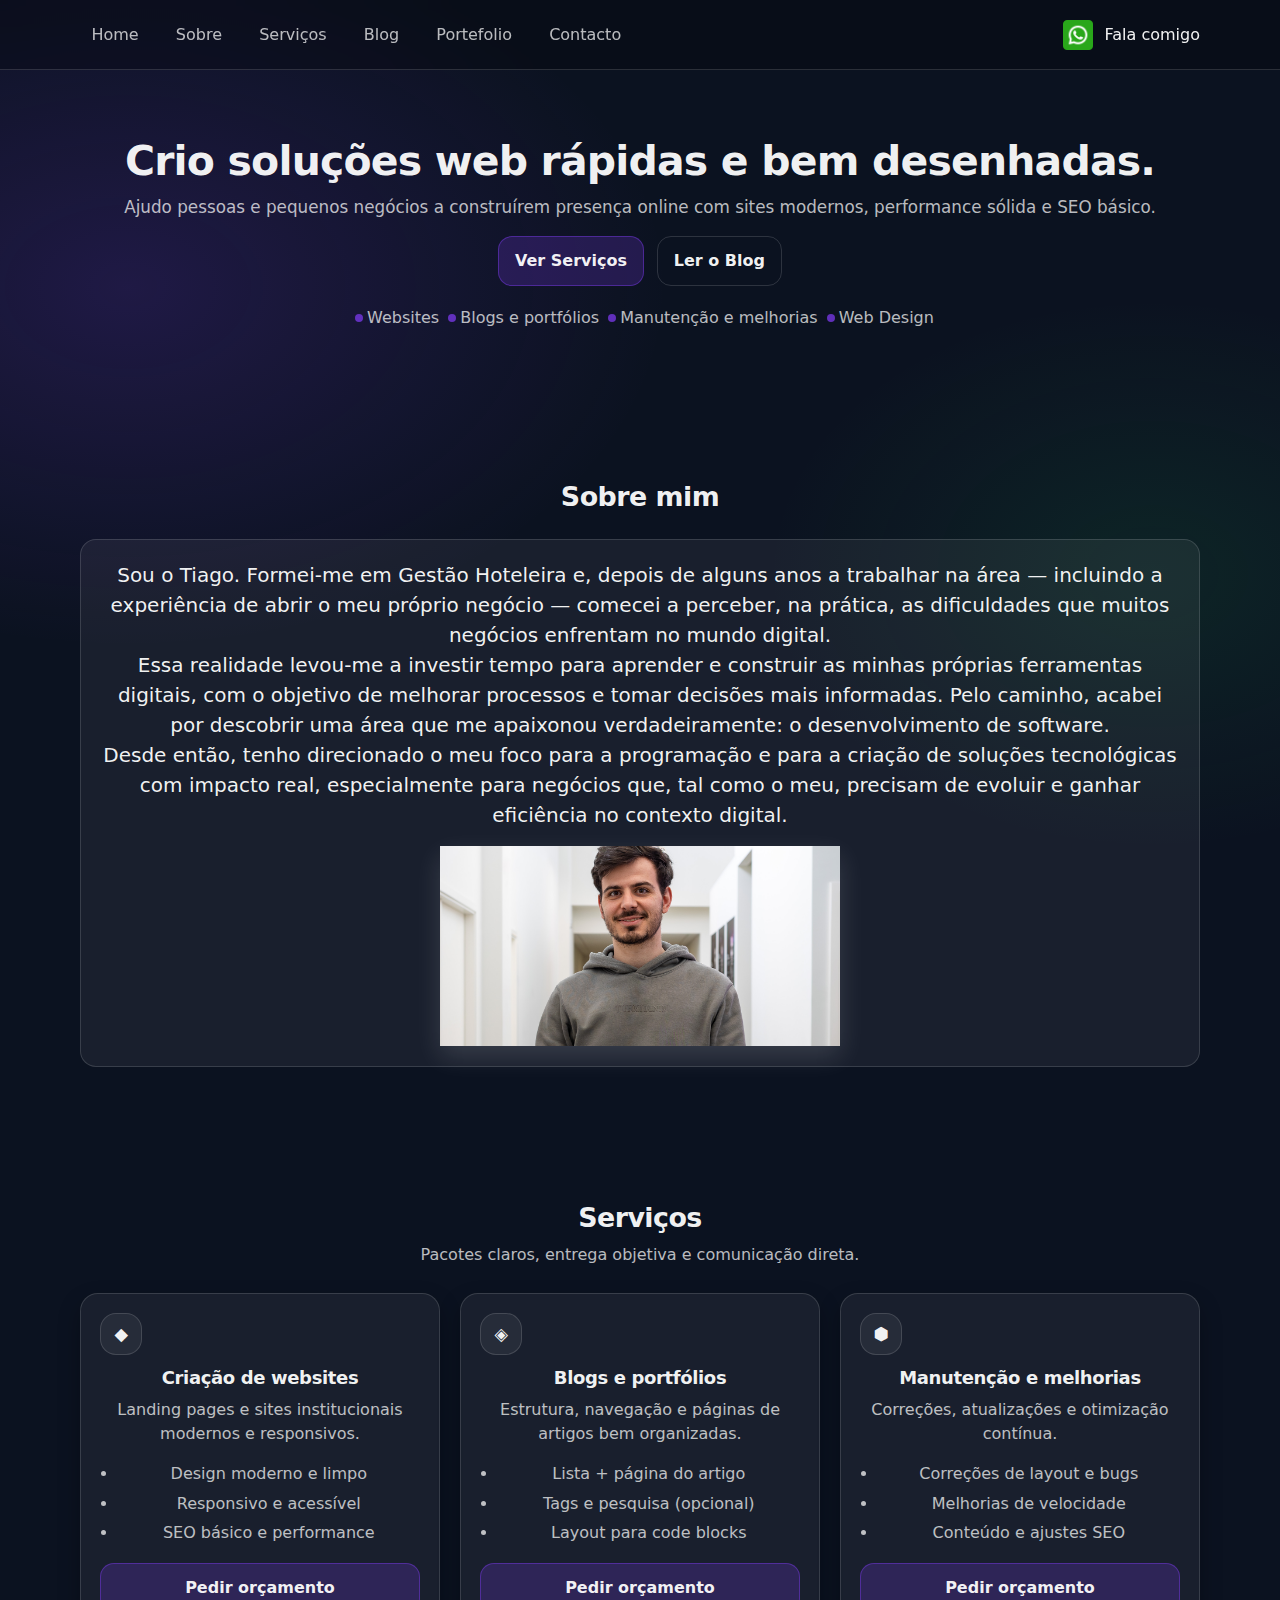
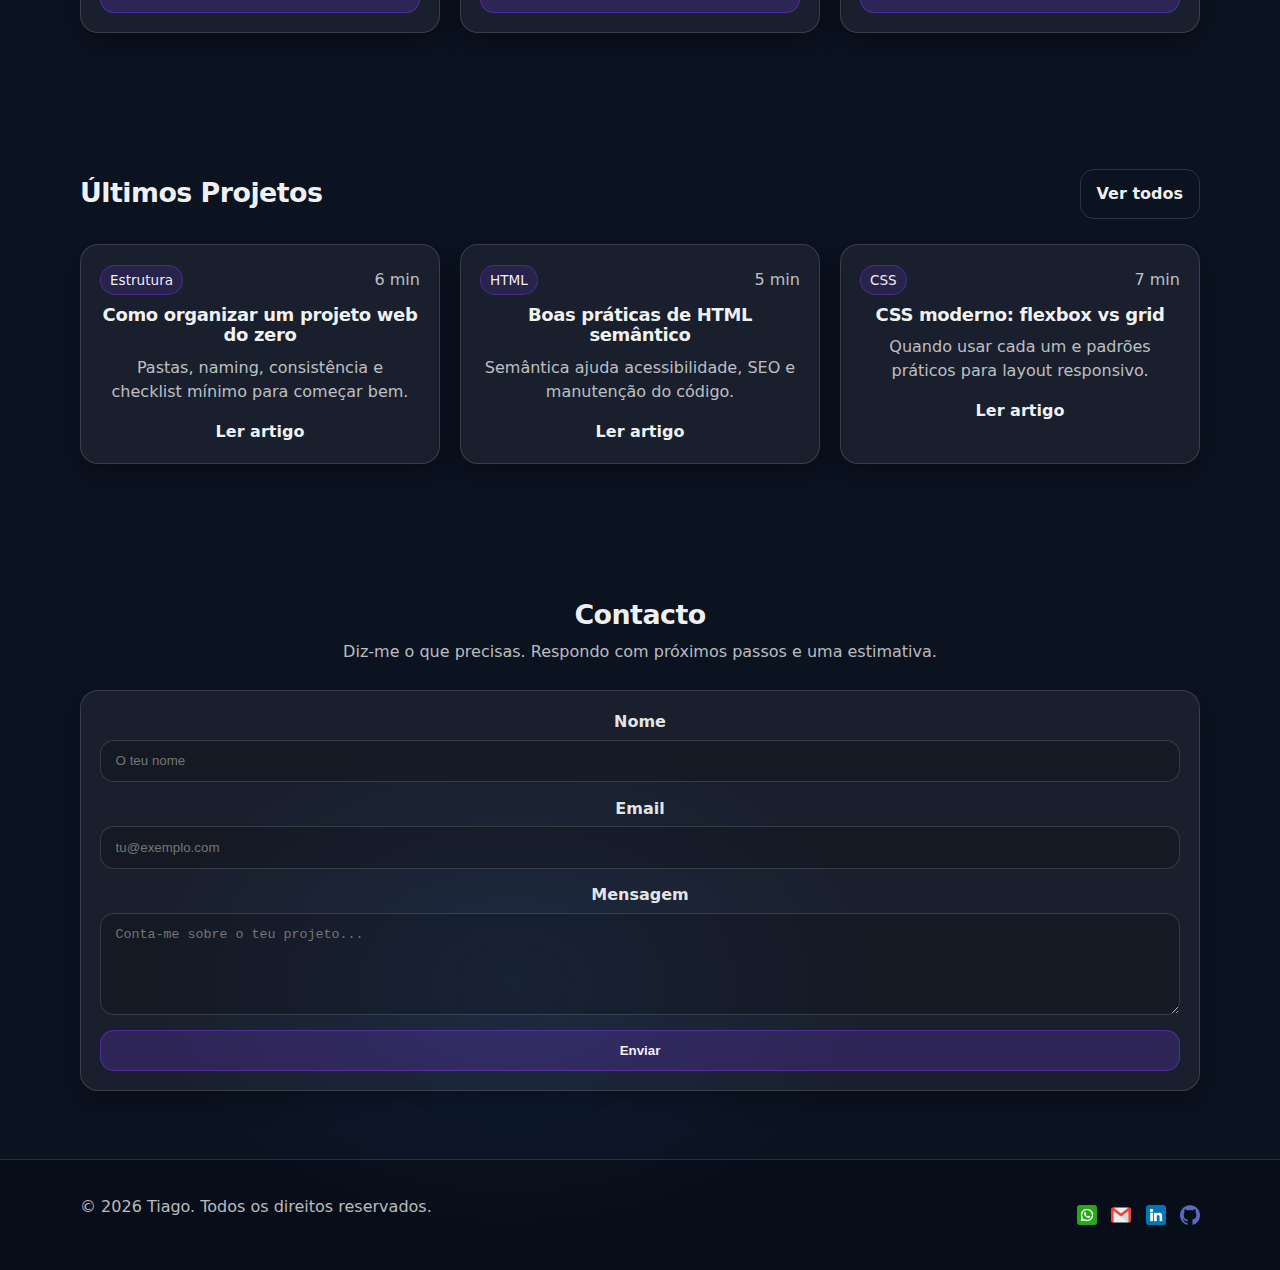
<file: index.html>
<!doctype html>
<html lang="pt-PT">
<head>
  <meta charset="utf-8" />
  <meta name="viewport" content="width=device-width, initial-scale=1" />
  <meta name="description" content="Website pessoal do Tiago — blog e serviços de desenvolvimento web." />
  <title>Tiago Morgado</title>
  <link rel="stylesheet" href="styles.css" />
</head>

<body>
  <!-- Toggle de tema (CSS-only). Quando marcado => dark. -->


  <div class="page">
    <a class="skip-link" href="#main">Saltar para o conteúdo</a>

    <header class="site-header" id="top">
      <div class="container header-inner">
       

        <!-- Toggle do menu mobile (CSS-only) -->
        <input class="sr-only" type="checkbox" id="nav-toggle" aria-label="Abrir menu" />
        <label class="icon-btn hamburger" for="nav-toggle" aria-hidden="true">
          <span></span><span></span><span></span>
        </label>

        <nav class="site-nav" aria-label="Navegação principal">
          <ul>
            <li><a href="#home">Home</a></li>
            <li><a href="#about">Sobre</a></li>
            <li><a href="#services">Serviços</a></li>
            <li><a href= "blog.html" >Blog</a></li>
            <li><a href="portefoleo.html">Portefolio</a></li>
            <li><a href="#contact">Contacto</a></li>
          </ul>
        </nav>

        <div class="header-actions">
        <a target="_blank" href="https://w.app/f187fl"><div class="whatsappIcon"></div></a>
        <span>Fala comigo</span>
        </div>
      </div>
    </header>

    <main id="main">
      <!-- HERO -->
      <section class="section hero" id="home">
        <div class="container hero-grid">
          <div class="hero-copy">
            <h1>Crio soluções web rápidas e bem desenhadas.</h1>
            <p class="lead">
              Ajudo pessoas e pequenos negócios a construírem presença online com sites modernos,
              performance sólida e SEO básico.
            </p>

            <div class="hero-cta">
              <a class="btn btn-primary" href="#services">Ver Serviços</a>
              <a class="btn btn-ghost" href="#blog">Ler o Blog</a>
            </div>
             <ul class="quick-list">
              <li><span class="dot" aria-hidden="true"></span> Websites</li>
              <li><span class="dot" aria-hidden="true"></span> Blogs e portfólios</li>
              <li><span class="dot" aria-hidden="true"></span> Manutenção e melhorias</li>
              <li><span class="dot" aria-hidden="true"></span> Web Design</li>
            </ul>
          </div>
        </div>
      </section>

      <!-- SOBRE -->
      <section class="section" id="about">
        <div class="container">
          <div class="section-head">
            <h2>Sobre mim</h2>
          </div>

          <div class="grid-2">
            <div class="aboutMe">              
              <p class="aboutMeP">
              Sou o Tiago. Formei-me em Gestão Hoteleira e, depois de alguns anos a trabalhar na área — incluindo a experiência de abrir o meu próprio negócio — comecei a perceber, na prática, as dificuldades que muitos negócios enfrentam no mundo digital. <br>

              Essa realidade levou-me a investir tempo para aprender e construir as minhas próprias ferramentas digitais, com o objetivo de melhorar processos e tomar decisões mais informadas. Pelo caminho, acabei por descobrir uma área que me apaixonou verdadeiramente: o desenvolvimento de software. <br>

              Desde então, tenho direcionado o meu foco para a programação e para a criação de soluções tecnológicas com impacto real, especialmente para negócios que, tal como o meu, precisam de evoluir e ganhar eficiência no contexto digital.
              </p>
              <div class="imageAbout"></div>
            </div>

           
          </div>
        </div>
      </section>

      <!-- SERVIÇOS -->
      <section class="section" id="services">
        <div class="container">
          <div class="section-head">
            <h2>Serviços</h2>
            <p class="muted">Pacotes claros, entrega objetiva e comunicação direta.</p>
          </div>

          <div class="cards-3">
            <article class="card service-card">
              <div class="service-icon" aria-hidden="true">◆</div>
              <h3>Criação de websites</h3>
              <p class="muted">Landing pages e sites institucionais modernos e responsivos.</p>
              <ul class="list">
                <li>Design moderno e limpo</li>
                <li>Responsivo e acessível</li>
                <li>SEO básico e performance</li>
              </ul>
              <a class="btn btn-primary btn-block" href="#contact">Pedir orçamento</a>
            </article>

            <article class="card service-card">
              <div class="service-icon" aria-hidden="true">◈</div>
              <h3>Blogs e portfólios</h3>
              <p class="muted">Estrutura, navegação e páginas de artigos bem organizadas.</p>
              <ul class="list">
                <li>Lista + página do artigo</li>
                <li>Tags e pesquisa (opcional)</li>
                <li>Layout para code blocks</li>
              </ul>
              <a class="btn btn-primary btn-block" href="#contact">Pedir orçamento</a>
            </article>

            <article class="card service-card">
              <div class="service-icon" aria-hidden="true">⬢</div>
              <h3>Manutenção e melhorias</h3>
              <p class="muted">Correções, atualizações e otimização contínua.</p>
              <ul class="list">
                <li>Correções de layout e bugs</li>
                <li>Melhorias de velocidade</li>
                <li>Conteúdo e ajustes SEO</li>
              </ul>
              <a class="btn btn-primary btn-block" href="#contact">Pedir orçamento</a>
            </article>
          </div>
        </div>
      </section>

      <!-- BLOG (destaques) -->
      <section class="section" id="blog">
        <div class="container">
          <div class="section-head row-between">
            <div>
              <h2>Últimos Projetos</h2>
            </div>
            <a class="btn btn-ghost" href="blog.html">Ver todos</a>
          </div>

          <div class="cards-3">
            <article class="card post-card">
              <div class="post-meta">
                <span class="tag">Estrutura</span>
                <span class="muted">6 min</span>
              </div>
              <h3><a href="post.html">Como organizar um projeto web do zero</a></h3>
              <p class="muted">Pastas, naming, consistência e checklist mínimo para começar bem.</p>
              <a class="text-link" href="post.html">Ler artigo</a>
            </article>

            <article class="card post-card">
              <div class="post-meta">
                <span class="tag">HTML</span>
                <span class="muted">5 min</span>
              </div>
              <h3><a href="post.html">Boas práticas de HTML semântico</a></h3>
              <p class="muted">Semântica ajuda acessibilidade, SEO e manutenção do código.</p>
              <a class="text-link" href="post.html">Ler artigo</a>
            </article>

            <article class="card post-card">
              <div class="post-meta">
                <span class="tag">CSS</span>
                <span class="muted">7 min</span>
              </div>
              <h3><a href="post.html">CSS moderno: flexbox vs grid</a></h3>
              <p class="muted">Quando usar cada um e padrões práticos para layout responsivo.</p>
              <a class="text-link" href="post.html">Ler artigo</a>
            </article>
          </div>
        </div>
      </section>

    

      <!-- CONTACTO -->
      <section class="section" id="contact">
        <div class="container">
          <div class="section-head">
            <h2>Contacto</h2>
            <p class="muted">
              Diz-me o que precisas. Respondo com próximos passos e uma estimativa.
            </p>
          </div>

          <div class="grid-2">
            <form class="card form" action="#" method="post">
              <div class="field">
                <label for="name">Nome</label>
                <input id="name" name="name" type="text" placeholder="O teu nome" autocomplete="name" required />
              </div>

              <div class="field">
                <label for="email">Email</label>
                <input id="email" name="email" type="email" placeholder="tu@exemplo.com" autocomplete="email" required />
              </div>

              <div class="field">
                <label for="message">Mensagem</label>
                <textarea id="message" name="message" rows="5" placeholder="Conta-me sobre o teu projeto..." required></textarea>
              </div>

              <button class="btn btn-primary btn-block" type="submit">Enviar</button>
            </form>

          </div>
        </div>
      </section>
    </main>

    <footer class="site-footer">
      <div class="container footer-inner">
        <p class="muted">© <span id="year">2026</span> Tiago. Todos os direitos reservados.</p>
        <div class="footer-links">
          <a class="whatsappIcon2" target="_blank" href="https://w.app/f187fl"></a>
          <a class="emailIcon" href="mailto:tiagomorgado.geral@gmail.com"></a>
          <a class="linkedinIcon" href="https://www.linkedin.com/in/tiago-morgadoo/" target="_blank"></a>
          <a class="githubIcon" target="_blank" href="https://github.com/TMMorgado"></a>
        </div>
      </div>
    </footer>
  </div>
</body>
</html>
</file>
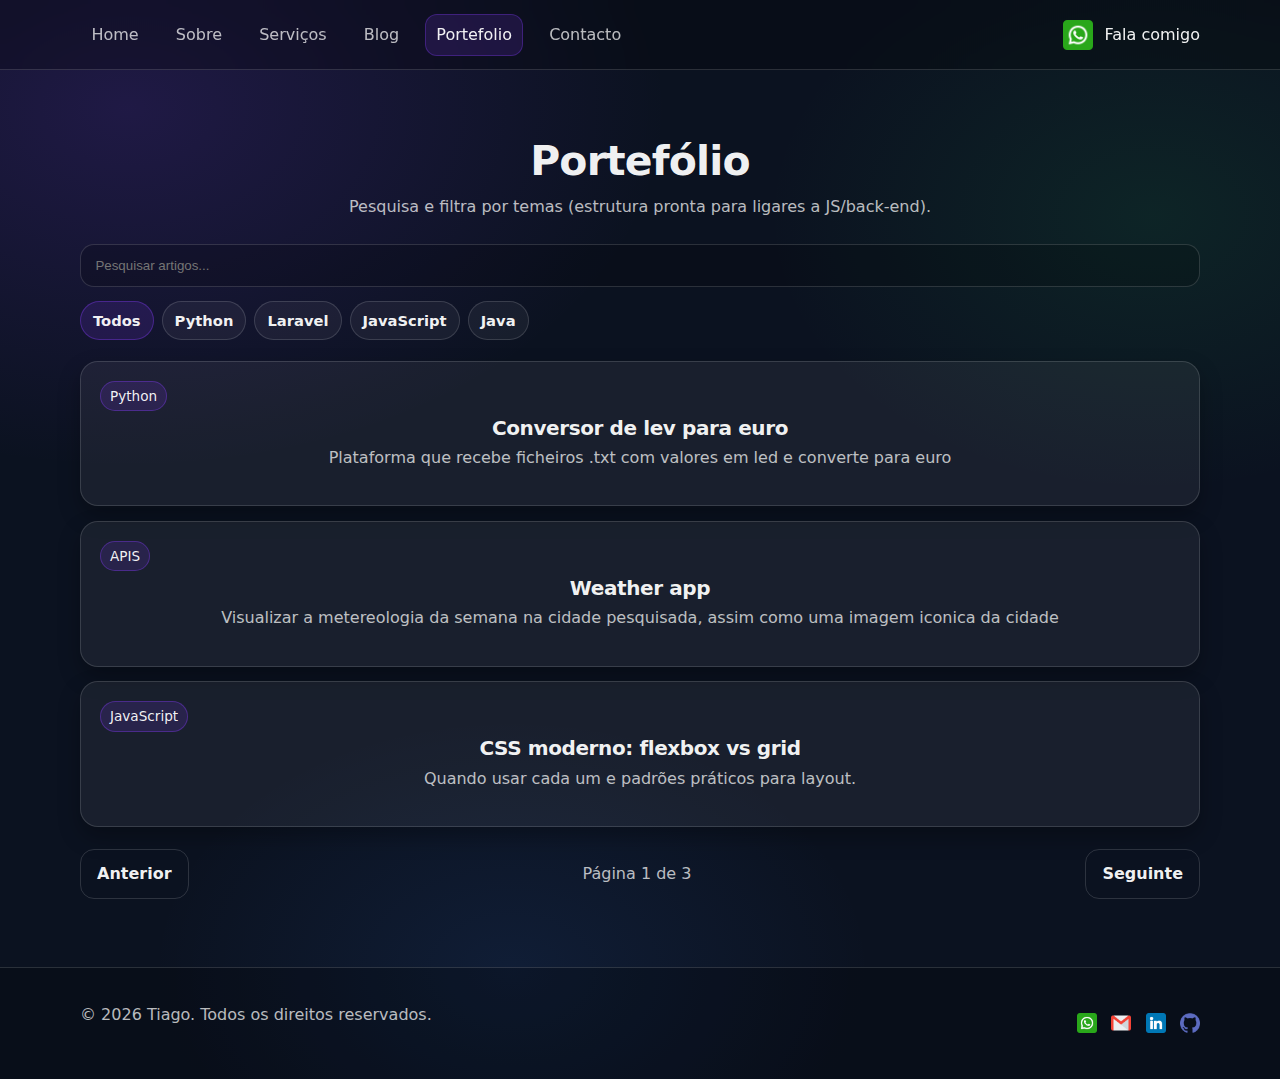
<file: portefoleo.html>
<!doctype html>
<html lang="pt-PT">
<head>
  <meta charset="utf-8" />
  <meta name="viewport" content="width=device-width, initial-scale=1" />
  <meta name="description" content="Artigos do blog do Tiago sobre programação e web." />
  <title>Portefoleo</title>
  <link rel="stylesheet" href="styles.css" />
</head>

<body>
  <input class="sr-only" type="checkbox" id="theme-toggle" aria-label="Alternar tema escuro" />

  <div class="page">
    <a class="skip-link" href="#main">Saltar para o conteúdo</a>

    <header class="site-header" id="top">
        <div class="container header-inner">
         
  
          <!-- Toggle do menu mobile (CSS-only) -->
          <input class="sr-only" type="checkbox" id="nav-toggle" aria-label="Abrir menu" />
          <label class="icon-btn hamburger" for="nav-toggle" aria-hidden="true">
            <span></span><span></span><span></span>
          </label>
  
          <nav class="site-nav" aria-label="Navegação principal">
            <ul>
              <li><a href="index.html">Home</a></li>
              <li><a href="#about">Sobre</a></li>
              <li><a href="#services">Serviços</a></li>
              <li><a href= "blog.html" >Blog</a></li>
              <li><a class="is-active" href="">Portefolio</a></li>
              <li><a href="#contact">Contacto</a></li>
            </ul>
          </nav>
  
          <div class="header-actions">
          <a target="_blank" href="https://w.app/f187fl"><div class="whatsappIcon"></div></a>
          <span>Fala comigo</span>
          </div>
        </div>
      </header>

    <main id="main" class="section">
      <div class="container">
        <div class="section-head">
          <h1>Portefólio</h1>
          <p class="muted">Pesquisa e filtra por temas (estrutura pronta para ligares a JS/back-end).</p>
        </div>

        <div class="blog-toolbar">
          <label class="sr-only" for="search">Pesquisar</label>
          <input id="search" class="input" type="search" placeholder="Pesquisar artigos..." />

          <div class="tag-row" aria-label="Filtros por tags">
            <a class="tag-pill is-active" href="#">Todos</a>
            <a class="tag-pill" href="#">Python</a>
            <a class="tag-pill" href="#">Laravel</a>
            <a class="tag-pill" href="#">JavaScript</a>
            <a class="tag-pill" href="#">Java</a>
          </div>
        </div>

        <div class="post-list">
          <article class="card post-row">
            <div class="post-row-meta">
              <span class="tag">Python</span>
            </div>
            <h2 class="post-row-title"><a href="post.html">Conversor de lev para euro </a></h2>
            <p class="muted">Plataforma que recebe ficheiros .txt com valores em led e converte para euro</p>
          </article>

          <article class="card post-row">
            <div class="post-row-meta">
              <span class="tag">APIS</span>
            </div>
            <h2 class="post-row-title"><a href="post.html">Weather app</a></h2>
            <p class="muted">Visualizar a metereologia da semana na cidade pesquisada, assim como uma imagem iconica da cidade</p>
          </article>

          <article class="card post-row">
            <div class="post-row-meta">
              <span class="tag">JavaScript</span>
            </div>
            <h2 class="post-row-title"><a href="post.html">CSS moderno: flexbox vs grid</a></h2>
            <p class="muted">Quando usar cada um e padrões práticos para layout.</p>
          </article>
        </div>

        <nav class="pagination" aria-label="Paginação">
          <a class="btn btn-ghost" href="#" aria-disabled="true">Anterior</a>
          <span class="muted">Página 1 de 3</span>
          <a class="btn btn-ghost" href="#">Seguinte</a>
        </nav>
      </div>
    </main>

    <footer class="site-footer">
        <div class="container footer-inner">
          <p class="muted">© <span id="year">2026</span> Tiago. Todos os direitos reservados.</p>
          <div class="footer-links">
            <a class="whatsappIcon2" target="_blank" href="https://w.app/f187fl"></a>
            <a class="emailIcon" href="mailto:tiagomorgado.geral@gmail.com"></a>
            <a class="linkedinIcon" href="https://www.linkedin.com/in/tiago-morgadoo/" target="_blank"></a>
            <a class="githubIcon" target="_blank" href="https://github.com/TMMorgado"></a>
          </div>
        </div>
      </footer>
  </div>
</body>
</html>
</file>
<file: styles.css>
/* =========================
   Base + Theme (CSS-only)
   - Default: Light
   - When #theme-toggle checked: Dark
   ========================= */

:root {
  color-scheme: light;
}

* { box-sizing: border-box; }

html, body {
  height: 100%;
  text-align: center;
}

body {
  margin: 0;
  font-family: ui-sans-serif, system-ui, -apple-system, Segoe UI, Roboto, Helvetica, Arial, "Apple Color Emoji", "Segoe UI Emoji";
  line-height: 1.5;
  background: #0b0c10; /* fallback behind .page */
  color: #111827;
}

.page {
  /* Light theme variables */
  --bg: #0b1220;
  --surface: rgba(255, 255, 255, 0.08);
  --surface-2: rgba(255, 255, 255, 0.12);
  --border: rgba(255, 255, 255, 0.14);

  --text: rgba(255, 255, 255, 0.94);
  --muted: rgba(255, 255, 255, 0.72);

  --accent: #7c3aed;     /* roxo */
  --accent-2: #22c55e;   /* verde */
  --danger: #ef4444;

  --shadow: 0 14px 40px rgba(0,0,0,0.35);
  --shadow-soft: 0 10px 22px rgba(0,0,0,0.28);

  --radius: 18px;
  --radius-sm: 12px;

  --container: 1120px;

  /* Light mode look (clean) */
  background:
    radial-gradient(900px 600px at 10% 10%, rgba(124,58,237,0.18), transparent 60%),
    radial-gradient(700px 500px at 90% 20%, rgba(34,197,94,0.10), transparent 55%),
    radial-gradient(600px 420px at 40% 90%, rgba(59,130,246,0.10), transparent 60%),
    #0b1220;

  min-height: 100%;
}


/* Text colors */
.page, .page a { color: var(--text); }
.muted { color: var(--muted); }
.fineprint { font-size: 0.9rem; }

a { text-decoration: none; }
a:hover { text-decoration: none; }
a:focus-visible,
button:focus-visible,
input:focus-visible,
textarea:focus-visible {
  outline: 3px solid rgba(124,58,237,0.55);
  outline-offset: 2px;
  border-radius: 10px;
}

h1, h2, h3 {
  line-height: 1.15;
  margin: 0 0 0.6rem 0;
  letter-spacing: -0.02em;
}

h1 { font-size: clamp(2rem, 3.2vw, 3rem); }
h2 { font-size: clamp(1.5rem, 2.1vw, 2rem); }
h3 { font-size: 1.125rem; }

p { margin: 0 0 1rem 0; }

.container {
  width: min(var(--container), calc(100% - 2rem));
  margin: 0 auto;
}

.section {
  padding: 4.25rem 0;
}

.section-head {
  margin-bottom: 1.6rem;
}

.row-between {
  display: flex;
  align-items: end;
  justify-content: space-between;
  gap: 1rem;
}

@media (max-width: 720px) {
  .row-between { align-items: start; flex-direction: column; }
}

.skip-link {
  position: absolute;
  left: -999px;
  top: 1rem;
  background: rgba(255,255,255,0.12);
  border: 1px solid var(--border);
  padding: 0.6rem 0.9rem;
  border-radius: 12px;
  z-index: 9999;
}
.skip-link:focus { left: 1rem; }

/* =========================
   Header + Nav
   ========================= */

.site-header {
  position: sticky;
  top: 0;
  z-index: 50;
  backdrop-filter: blur(12px);
  background: rgba(0,0,0,0.25);
  border-bottom: 1px solid var(--border);
}

.header-inner {
  display: flex;
  align-items: center;
  justify-content: space-between;
  gap: 1rem;
  padding: 0.85rem 0;
}

.brand {
  display: inline-flex;
  align-items: center;
  gap: 0.65rem;
  font-weight: 700;
  letter-spacing: -0.02em;
}

.brand-mark {
  display: grid;
  place-items: center;
  width: 38px;
  height: 38px;
  border-radius: 14px;
  background: rgba(124,58,237,0.18);
  border: 1px solid rgba(124,58,237,0.35);
  box-shadow: var(--shadow-soft);
}

.brand-text { font-size: 1.05rem; }

.site-nav ul {
  display: flex;
  align-items: center;
  gap: 0.9rem;
  list-style: none;
  padding: 0;
  margin: 0;
}

.site-nav a {
  display: inline-block;
  padding: 0.5rem 0.65rem;
  border-radius: 12px;
  color: var(--muted);
  border: 1px solid transparent;
}
.site-nav a:hover {
  color: var(--text);
  background: rgba(255,255,255,0.06);
  border-color: var(--border);
}
.site-nav a.is-active {
  color: var(--text);
  background: rgba(124,58,237,0.16);
  border-color: rgba(124,58,237,0.35);
}

.header-actions {
  display: inline-flex;
  align-items: center;
  gap: 0.75rem;
 
}
.whatsappIcon{
  background-image: url('assets/images/whatsapp.png');
  background-position: center;
  background-size: contain;
  background-repeat: no-repeat;
  width: 30px;
  height: 30px;
}
  


/* Mobile menu (checkbox hack) */
.hamburger {
  display: none;
  width: 44px;
  height: 44px;
  border-radius: 14px;
  border: 1px solid var(--border);
  background: rgba(255,255,255,0.06);
  cursor: pointer;
  position: relative;
}
.hamburger span {
  position: absolute;
  left: 12px;
  right: 12px;
  height: 2px;
  background: rgba(255,255,255,0.85);
  border-radius: 999px;
}
.hamburger span:nth-child(1) { top: 14px; }
.hamburger span:nth-child(2) { top: 21px; }
.hamburger span:nth-child(3) { top: 28px; }

@media (max-width: 920px) {
  .hamburger { display: inline-block; }
  .site-nav {
    position: absolute;
    left: 0;
    right: 0;
    top: 64px;
    padding: 0 1rem 1rem 1rem;
    display: none;
  }
  .site-nav ul {
    flex-direction: column;
    align-items: stretch;
    gap: 0.55rem;
    background: rgba(0,0,0,0.35);
    border: 1px solid var(--border);
    border-radius: var(--radius);
    padding: 0.75rem;
    backdrop-filter: blur(12px);
  }
  .site-nav a { width: 100%; }
  #nav-toggle:checked ~ .site-nav { display: block; }

  /* Header actions: keep compact */
  .header-actions .btn-primary { display: none; }
}

/* Theme switch */
.theme-switch {
  display: inline-flex;
  align-items: center;
  gap: 0.5rem;
  cursor: pointer;
  user-select: none;
  color: var(--muted);
  padding: 0.35rem 0.5rem;
  border-radius: 12px;
  border: 1px solid transparent;
}
.theme-switch:hover {
  color: var(--text);
  background: rgba(255,255,255,0.06);
  border-color: var(--border);
}
.theme-switch-text { font-size: 0.95rem; }

.theme-switch-track {
  width: 44px;
  height: 26px;
  border-radius: 999px;
  background: rgba(255,255,255,0.10);
  border: 1px solid var(--border);
  position: relative;
  box-shadow: var(--shadow-soft);
}
.theme-switch-thumb {
  width: 20px;
  height: 20px;
  border-radius: 999px;
  background: rgba(255,255,255,0.85);
  position: absolute;
  top: 50%;
  left: 3px;
  transform: translateY(-50%);
  transition: transform 180ms ease;
}

#theme-toggle:checked ~ .page .theme-switch-thumb {
  transform: translate(18px, -50%);
}

/* =========================
   Components
   ========================= */

.card {
  background: rgba(255,255,255,0.06);
  border: 1px solid var(--border);
  border-radius: var(--radius);
  padding: 1.2rem;
  box-shadow: var(--shadow-soft);
}

.contact-card{
margin-top: 40px;

}
.divider {
  height: 1px;
  background: var(--border);
  margin: 1rem 0;
}

.btn {
  display: inline-flex;
  align-items: center;
  justify-content: center;
  gap: 0.5rem;
  padding: 0.75rem 1rem;
  border-radius: 14px;
  border: 1px solid var(--border);
  background: rgba(255,255,255,0.06);
  color: var(--text);
  font-weight: 650;
  cursor: pointer;
  transition: transform 160ms ease, background 160ms ease, border-color 160ms ease;
}
.btn:hover {
  transform: translateY(-1px);
  background: rgba(255,255,255,0.09);
}
.btn:active { transform: translateY(0); }

.btn-primary {
  border-color: rgba(124,58,237,0.45);
  background: rgba(124,58,237,0.22);
}
.btn-primary:hover {
  background: rgba(124,58,237,0.28);
}

.btn-secondary {
  border-color: rgba(34,197,94,0.45);
  background: rgba(34,197,94,0.16);
}
.btn-secondary:hover {
  background: rgba(34,197,94,0.22);
}

.btn-ghost {
  background: transparent;
}

.btn-block {
  width: 100%;
}

.text-link {
  color: rgba(255,255,255,0.90);
  font-weight: 650;
  display: inline-flex;
  gap: 0.4rem;
  align-items: center;
}
.text-link:hover {
  text-decoration: underline;
}

/* Tags / chips */
.tag {
  display: inline-flex;
  align-items: center;
  padding: 0.25rem 0.55rem;
  border-radius: 999px;
  border: 1px solid rgba(124,58,237,0.40);
  background: rgba(124,58,237,0.16);
  font-size: 0.85rem;
}
.chips {
  display: flex;
  flex-wrap: wrap;
  gap: 0.5rem;
}
.chip {
  padding: 0.45rem 0.65rem;
  border-radius: 999px;
  border: 1px solid var(--border);
  background: rgba(255,255,255,0.06);
  font-size: 0.92rem;
  color: var(--muted);
}

.note {
  margin-top: 1rem;
  padding: 0.9rem;
  border-radius: var(--radius-sm);
  border: 1px solid rgba(34,197,94,0.35);
  background: rgba(34,197,94,0.10);
}

/* Lists */
.list {
  margin: 0.9rem 0 1.1rem;
  padding-left: 1.1rem;
  color: var(--muted);
}
.list li { margin: 0.35rem 0; }

/* =========================
   Hero
   ========================= */

.hero {
  padding-top: 4.25rem;
}

.kicker {
  display: inline-flex;
  gap: 0.6rem;
  color: var(--muted);
  font-weight: 650;
  letter-spacing: 0.02em;
  text-transform: uppercase;
  font-size: 0.85rem;
  margin-bottom: 0.75rem;
}

.lead {
  font-size: 1.05rem;
  color: var(--muted);

}

.hero-grid {
  display: flex;
  flex-direction: column;
  gap: 1.25rem;
  align-items: center;
  text-align: center;
  align-content: center;
}

.hero-cta {
  display: flex;
  gap: 0.8rem;
flex-direction: row;
justify-content: center;
align-items: center;
  
}

.hero-meta {
  display: flex;
  flex-wrap: wrap;
  gap: 0.6rem;
}

.meta-chip {
  padding: 0.45rem 0.7rem;
  border-radius: 999px;
  border: 1px solid var(--border);
  background: rgba(255,255,255,0.05);
  color: var(--muted);
  font-weight: 600;
  font-size: 0.92rem;
}

.hero-card {
  padding: 1.35rem;
}

.avatar {
  width: 52px;
  height: 52px;
  border-radius: 18px;
  display: grid;
  place-items: center;
  font-weight: 800;
  background: rgba(255,255,255,0.08);
  border: 1px solid var(--border);
  margin-bottom: 0.9rem;
}

.hero-card-title {
  margin-bottom: 0.4rem;
}

.hero-card-actions {
  display: flex;
  gap: 0.75rem;
  flex-wrap: wrap;
  margin: 0.9rem 0 0.25rem;
}

.quick-list {
  display: flex;
  list-style: none;
  padding: 0;
  margin-top: 20px;
  color: var(--muted);
  align-items: center;
  justify-content: center;
}
.quick-list li {
  display: flex;
  align-items: center;
  justify-content: center;

 
}
.dot {
  width: 8px;
  height: 8px;
  border-radius: 999px;
  background: rgba(124,58,237,0.75);
  margin-left: 9px;
  margin-right: 4px;
}

@media (max-width: 960px) {
  .hero-grid { grid-template-columns: 1fr; }
}

/* =========================
   Grids
   ========================= */




.aboutMe{
  display: flex;
  flex-direction: column;
  align-items: center;
  justify-content: center;
  border-radius: 16px;
    border: 1px solid var(--border);
  background: rgba(255,255,255,0.06);
  padding: 20px;
  width: 100%;
  
}
.aboutMeP{
  font-size: 20px
}

.imageAbout{
 
  background-image: url('assets/images/008.1\ \(1\).jpg');
  min-width: 400px;
  height: 200px;
  background-repeat: no-repeat;
  background-position: center;
  background-size: cover;
    box-shadow: 0 10px 25px var(--border);
  
  
}

.cards-3 {
  display: grid;
  grid-template-columns: repeat(3, 1fr);
  gap: 1.25rem;
}

@media (max-width: 980px) {
  .cards-3 { grid-template-columns: 1fr; }
  .grid-2 { grid-template-columns: 1fr; }
}

/* Service cards */
.service-card .service-icon {
  width: 42px;
  height: 42px;
  border-radius: 16px;
  display: grid;
  place-items: center;
  border: 1px solid var(--border);
  background: rgba(255,255,255,0.06);
  margin-bottom: 0.8rem;
  font-size: 1.1rem;
}

/* Blog cards */
.post-meta {
  display: flex;
  align-items: center;
  justify-content: space-between;
  gap: 0.75rem;
  margin-bottom: 0.6rem;
}

/* Quotes */
.quote blockquote {
  margin: 0;
  color: rgba(255,255,255,0.92);
  font-size: 1.02rem;
}
.quote figcaption {
  margin-top: 0.9rem;
}

/* =========================
   Forms
   ========================= */

.form .field {
  display: grid;
  gap: 0.35rem;
  margin-bottom: 0.9rem;
}

label {
  font-weight: 650;
  color: rgba(255,255,255,0.90);
}

input, textarea, .input {
  width: 100%;
  padding: 0.8rem 0.9rem;
  border-radius: 14px;
  border: 1px solid var(--border);
  background: rgba(0,0,0,0.18);
  color: var(--text);
}

textarea { resize: vertical; }

/* Contact */
.contact-items {
  display: grid;
  gap: 0.65rem;
  margin-top: 0.9rem;
}

.contact-item {
  display: grid;
  gap: 0.15rem;
  padding: 0.85rem;
  border-radius: 16px;
  border: 1px solid var(--border);
  background: rgba(255,255,255,0.05);
}
.contact-item:hover {
  background: rgba(255,255,255,0.08);
}
.contact-label {
  font-weight: 700;
}
.contact-value {
  color: var(--muted);
}

/* =========================
   Blog page
   ========================= */

.blog-toolbar {
  display: grid;
  gap: 0.9rem;
  margin: 1.1rem 0 1.3rem;
}

.tag-row {
  display: flex;
  flex-wrap: wrap;
  gap: 0.5rem;
}

.tag-pill {
  padding: 0.45rem 0.75rem;
  border-radius: 999px;
  border: 1px solid var(--border);
  background: rgba(255,255,255,0.05);
  color: var(--muted);
  font-weight: 650;
  font-size: 0.92rem;
}
.tag-pill:hover { color: var(--text); background: rgba(255,255,255,0.08); }
.tag-pill.is-active {
  color: var(--text);
  background: rgba(124,58,237,0.16);
  border-color: rgba(124,58,237,0.40);
}

.post-list {
  display: grid;
  gap: 0.9rem;
}

.post-row-title {
  margin: 0.35rem 0 0.4rem;
  font-size: 1.25rem;
}
.post-row-meta {
  display: flex;
  align-items: center;
  justify-content: space-between;
  gap: 0.75rem;
}

.pagination {
  margin-top: 1.4rem;
  display: flex;
  align-items: center;
  justify-content: space-between;
  gap: 1rem;
}

/* =========================
   Post page
   ========================= */

.post-layout {
  display: grid;
  grid-template-columns: 1fr 340px;
  gap: 1.25rem;
  align-items: start;
}

@media (max-width: 1020px) {
  .post-layout { grid-template-columns: 1fr; }
}

.post {
  padding: 1.45rem;
}

.post-header {
  margin-bottom: 1rem;
}

.post-body h2 {
  margin-top: 1.2rem;
}

.post-body pre {
  margin: 0.9rem 0 1.1rem;
  padding: 1rem;
  border-radius: 16px;
  border: 1px solid var(--border);
  background: rgba(0,0,0,0.26);
  overflow: auto;
}

.post-body code {
  font-family: ui-monospace, SFMono-Regular, Menlo, Monaco, Consolas, "Liberation Mono", "Courier New", monospace;
  font-size: 0.95rem;
  color: rgba(255,255,255,0.92);
}

.post-body blockquote {
  margin: 1rem 0;
  padding: 0.9rem 1rem;
  border-left: 3px solid rgba(124,58,237,0.70);
  background: rgba(124,58,237,0.10);
  border-radius: 14px;
  color: rgba(255,255,255,0.92);
}

.callout {
  margin-top: 1.1rem;
  padding: 1rem;
  border-radius: 16px;
  border: 1px solid rgba(34,197,94,0.35);
  background: rgba(34,197,94,0.10);
  color: rgba(255,255,255,0.92);
}

.toc {
  position: sticky;
  top: 92px;
  padding: 1.2rem;
}

.toc-title {
  font-size: 1.05rem;
  margin-bottom: 0.75rem;
}

.toc nav ol {
  margin: 0;
  padding-left: 1.1rem;
  color: var(--muted);
}
.toc nav a { color: var(--muted); }
.toc nav a:hover { color: var(--text); text-decoration: underline; }

.toc-subtitle {
  margin-top: 0.25rem;
  font-size: 1rem;
}

.related {
  margin: 0.5rem 0 0;
  padding-left: 1.1rem;
  color: var(--muted);
}
.related a { color: var(--muted); }
.related a:hover { color: var(--text); text-decoration: underline; }

/* =========================
   Footer
   ========================= */

.site-footer {
  padding: 2.2rem 0;
  border-top: 1px solid var(--border);
  background: rgba(0,0,0,0.22);
}

.footer-inner {
  display: flex;
  align-items: center;
  justify-content: space-between;
  gap: 1rem;
}

.footer-links {
  display: inline-flex;
  gap: 0.9rem;
  flex-wrap: wrap;
}

.footer-links a {
  color: var(--muted);
}
.footer-links a:hover { color: var(--text); text-decoration: underline; }

.linkedinIcon{
background-image: url('assets/images/linkedin.png');
background-position: center;
background-repeat: no-repeat;
background-size: cover;
width: 20px;
height: 20px;
}
.emailIcon{
  background-image: url('assets/images/gmail.png');
background-position: center;
background-repeat: no-repeat;
background-size: cover;
width: 20px;
height: 20px;
}
.whatsappIcon2{
  background-image: url('assets/images/whatsapp.png');
  background-position: center;
  background-repeat: no-repeat;
  background-size: cover;
  width: 20px;
  height: 20px;
}
.githubIcon{
 background-image: url('assets/images/github.png');
  background-position: center;
  background-repeat: no-repeat;
  background-size: cover;
  width: 20px;
  height: 20px;
  color: white;
}



/* =========================
   Helpers
   ========================= */

.sr-only {
  position: absolute;
  width: 1px;
  height: 1px;
  padding: 0;
  margin: -1px;
  overflow: hidden;
  clip: rect(0, 0, 0, 0);
  white-space: nowrap;
  border: 0;
}

@media (prefers-reduced-motion: reduce) {
  * {
    transition: none !important;
    scroll-behavior: auto !important;
  }
}
</file>
